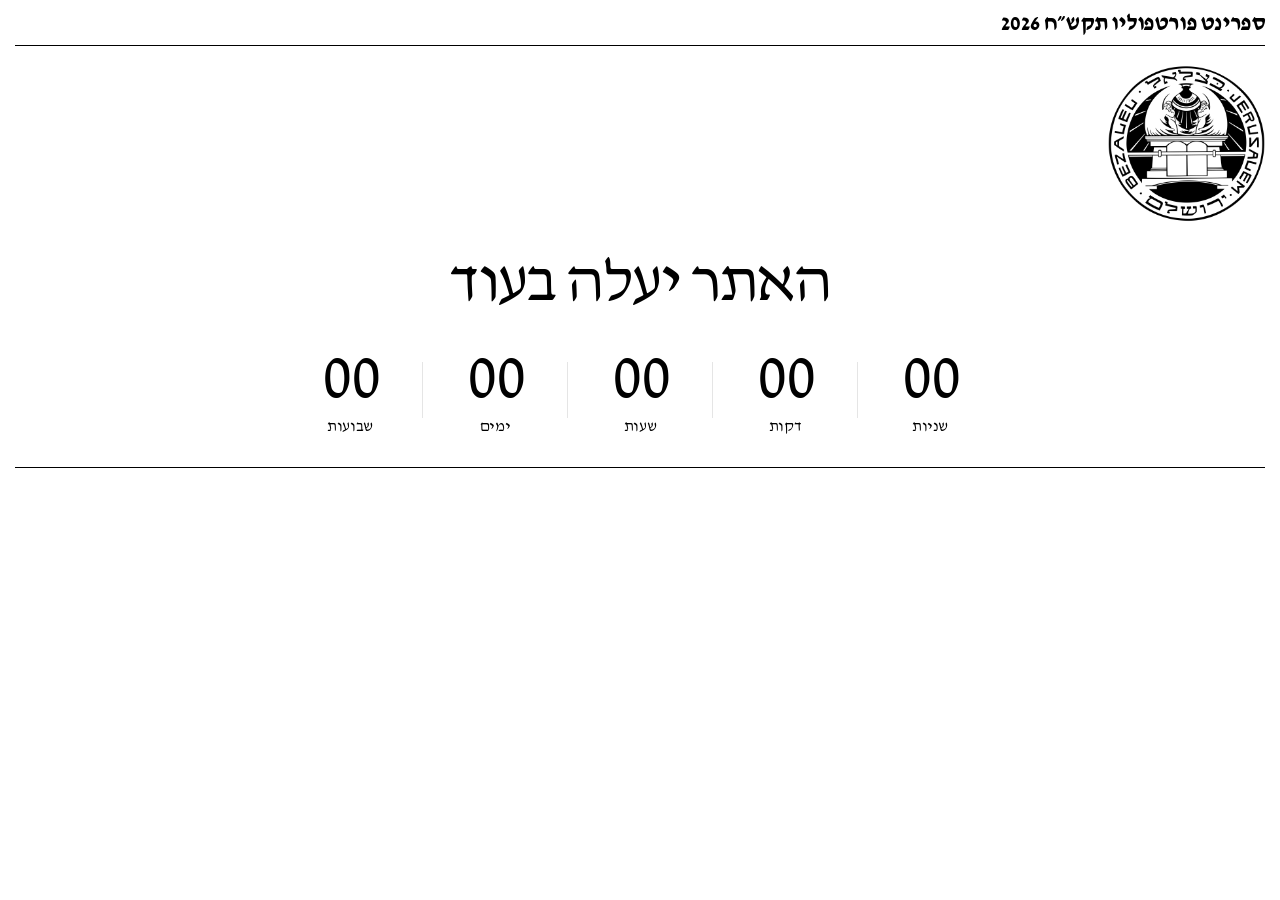
<file: index.html>
<!DOCTYPE html>
<!-- lang="he" dir="rtl": the page is in Hebrew and reads from right to left -->
<html lang="he" dir="rtl">
<head>
  <meta charset="UTF-8">
  <meta name="viewport" content="width=device-width, initial-scale=1.0">
  <title>ספרינט פורטפוליו תקש״ח 2026 – האתר יעלה בקרוב</title>

  <!-- Font: David Libre from Google Fonts -->
  <link rel="preconnect" href="https://fonts.googleapis.com">
  <link rel="preconnect" href="https://fonts.gstatic.com" crossorigin>
  <link href="https://fonts.googleapis.com/css2?family=David+Libre:wght@400;700&display=swap" rel="stylesheet">

  <!-- "?v=4" makes the browser load the newest version instead of an old saved copy -->
  <link rel="stylesheet" href="styles.css?v=4">
</head>
<body>
  <div class="page page--coming-soon">

    <!-- ===== Top bar (stays at the top when you scroll) ===== -->
    <!-- No menu links here: the rest of the site is still being built -->
    <header class="site-header">
      <div class="site-header__bar">
        <p class="site-header__title">ספרינט פורטפוליו תקש״ח 2026</p>
      </div>
    </header>

    <!-- ===== Big logo ===== -->
    <div class="hero-logo">
      <img src="images/bezalel-logo.png" width="157" height="157" alt="Bezalel Academy of Arts and Design logo">
    </div>

    <main class="main">
      <section class="intro">
        <div class="intro__content">
          <h1 class="coming-soon__title">האתר יעלה בעוד</h1>

          <!-- Countdown. The numbers are filled in by countdown.js -->
          <!-- dir="ltr" keeps the order from Figma: weeks on the left, seconds on the right -->
          <div class="countdown" dir="ltr" aria-live="off">
            <div class="countdown__item">
              <span class="countdown__number" id="countdown-weeks">00</span>
              <span class="countdown__label">שבועות</span>
            </div>
            <span class="countdown__divider" aria-hidden="true"></span>
            <div class="countdown__item">
              <span class="countdown__number" id="countdown-days">00</span>
              <span class="countdown__label">ימים</span>
            </div>
            <span class="countdown__divider" aria-hidden="true"></span>
            <div class="countdown__item">
              <span class="countdown__number" id="countdown-hours">00</span>
              <span class="countdown__label">שעות</span>
            </div>
            <span class="countdown__divider" aria-hidden="true"></span>
            <div class="countdown__item">
              <span class="countdown__number" id="countdown-minutes">00</span>
              <span class="countdown__label">דקות</span>
            </div>
            <span class="countdown__divider" aria-hidden="true"></span>
            <div class="countdown__item">
              <span class="countdown__number" id="countdown-seconds">00</span>
              <span class="countdown__label">שניות</span>
            </div>
          </div>
        </div>
      </section>
    </main>

  </div>

  <!-- Invisible SVG filter: ripple.js uses it to bend the page like water -->
  <!-- color-interpolation-filters="sRGB" makes the color 128 mean "don't move" -->
  <svg class="svg-filters" aria-hidden="true">
    <filter id="water-ripple" x="0" y="0" width="1" height="1" color-interpolation-filters="sRGB">
      <feImage id="ripple-map" x="0" y="0" width="1" height="1" preserveAspectRatio="none" result="ripples"/>
      <!-- A little blur makes the waves smooth instead of jagged -->
      <feGaussianBlur in="ripples" stdDeviation="3" result="smooth-ripples"/>
      <feDisplacementMap in="SourceGraphic" in2="smooth-ripples" scale="30" xChannelSelector="R" yChannelSelector="G"/>
    </filter>
  </svg>

  <script src="countdown.js"></script>
  <script src="ripple.js"></script>
</body>
</html>
</file>
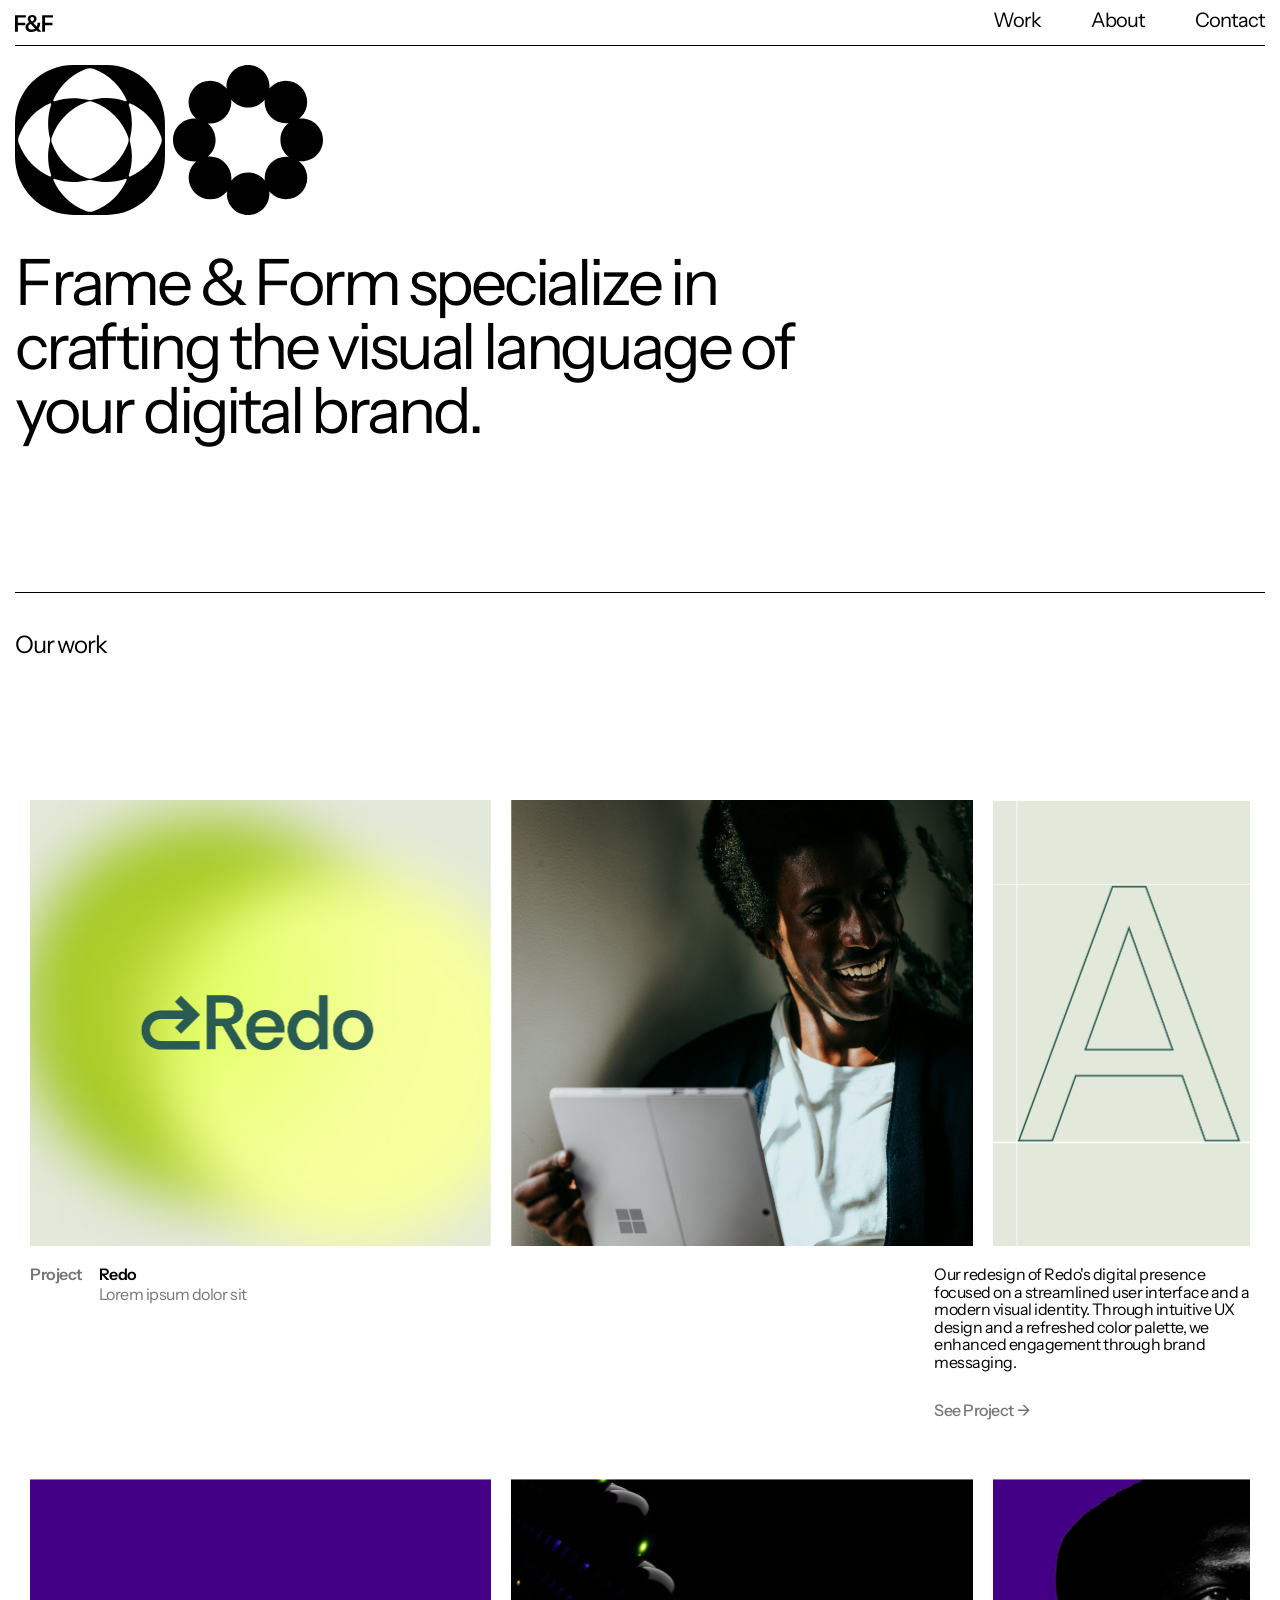
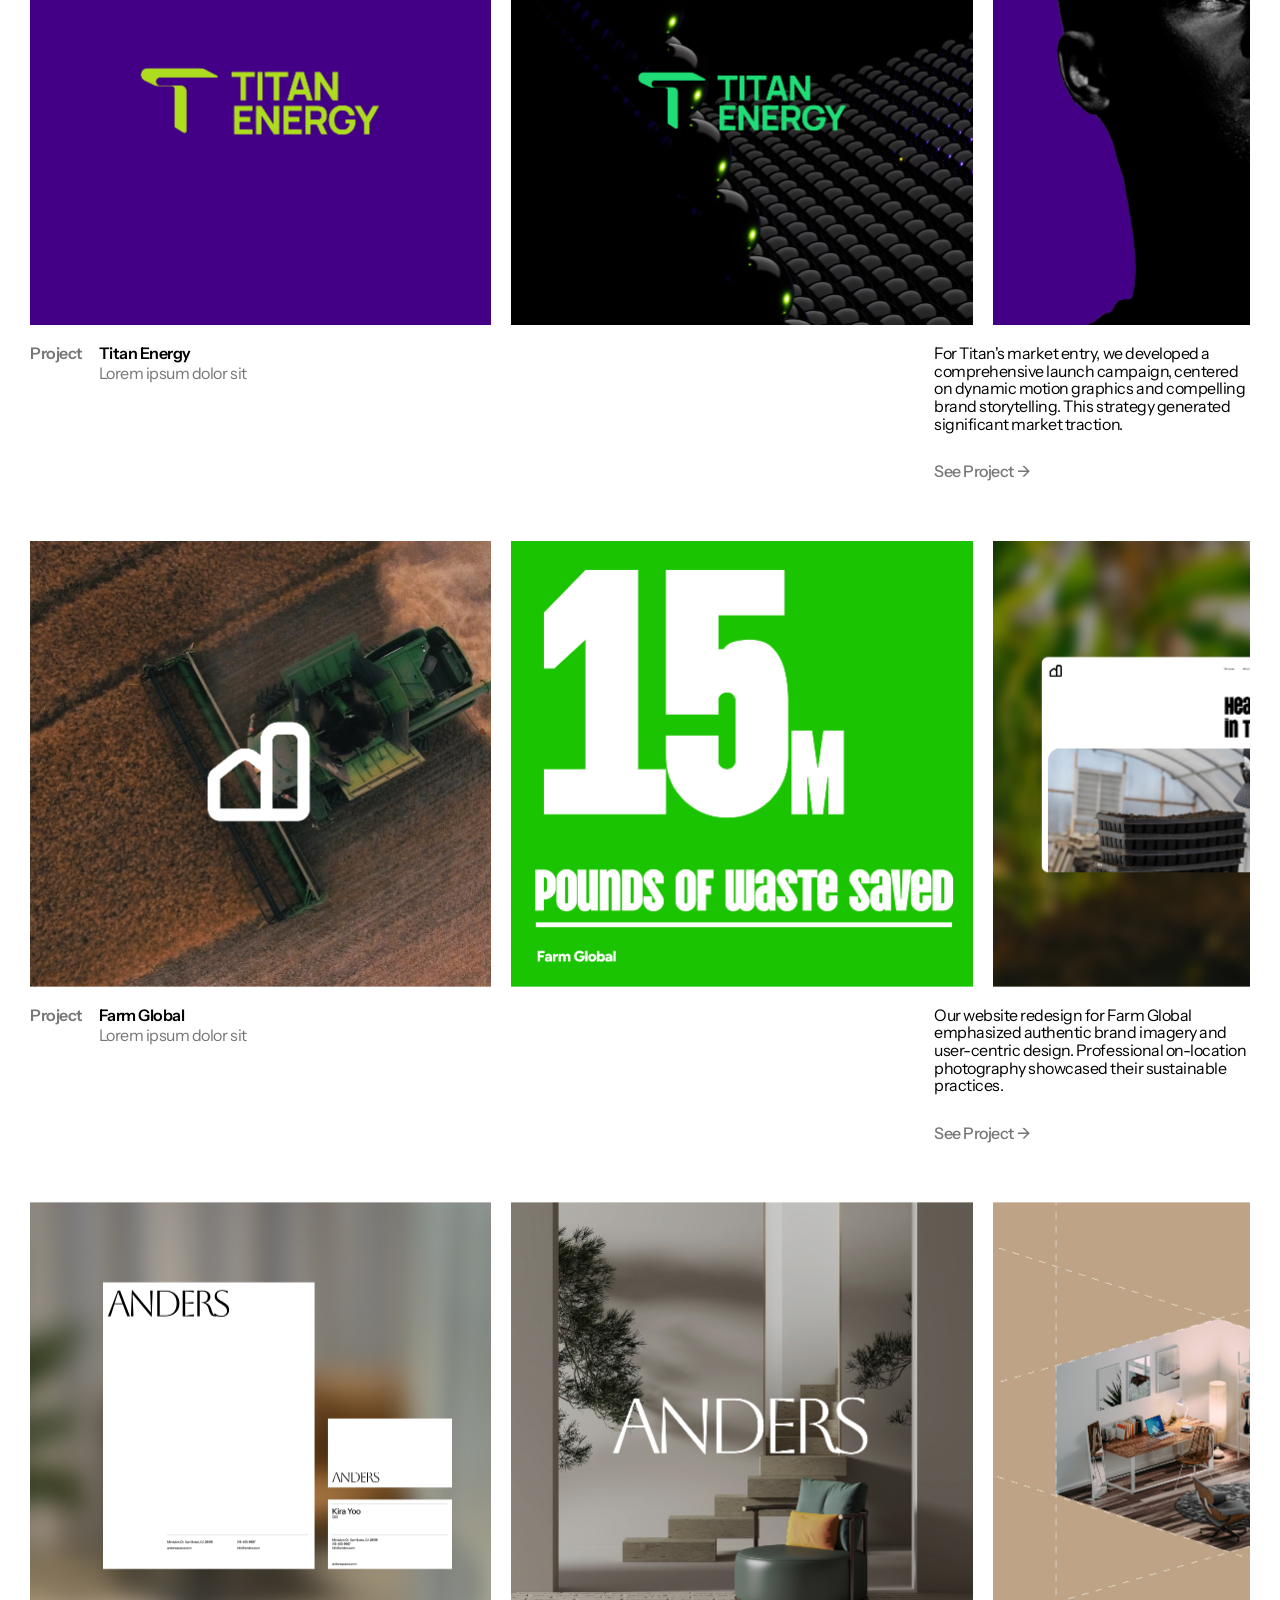
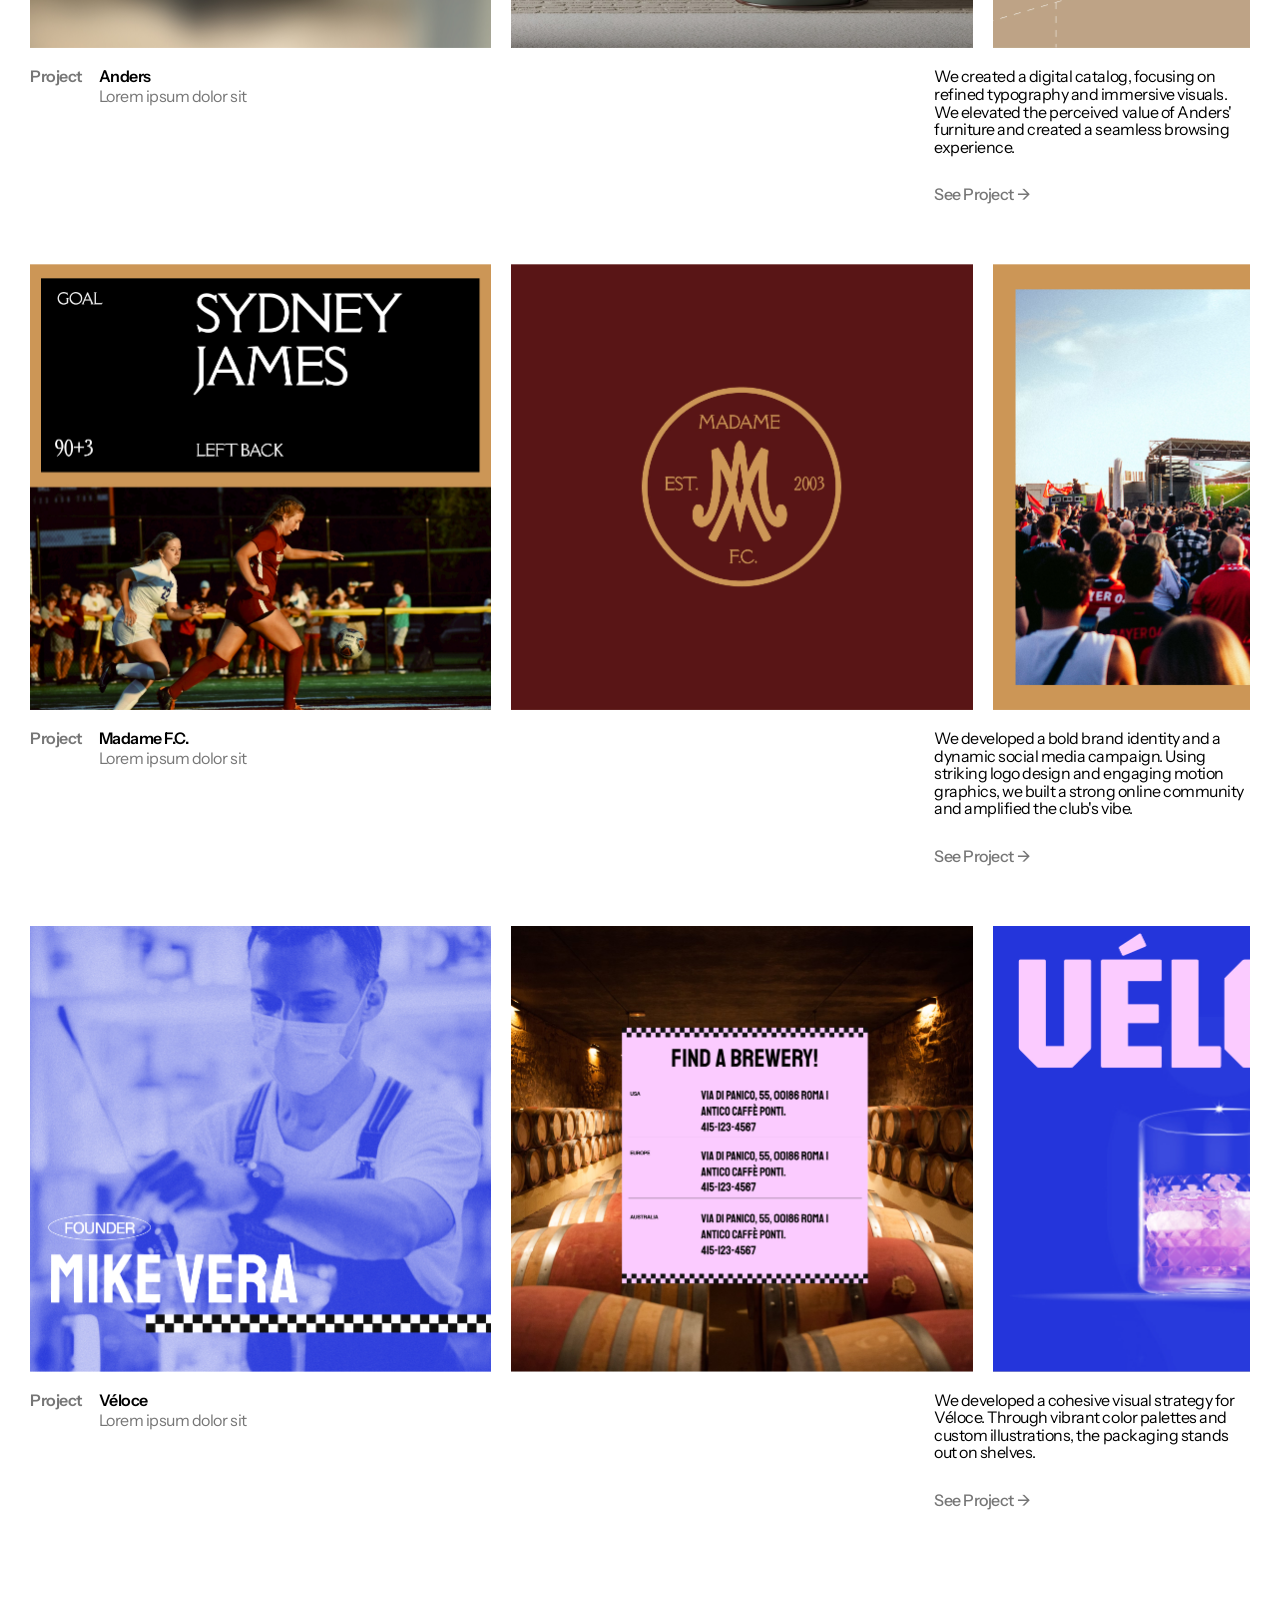
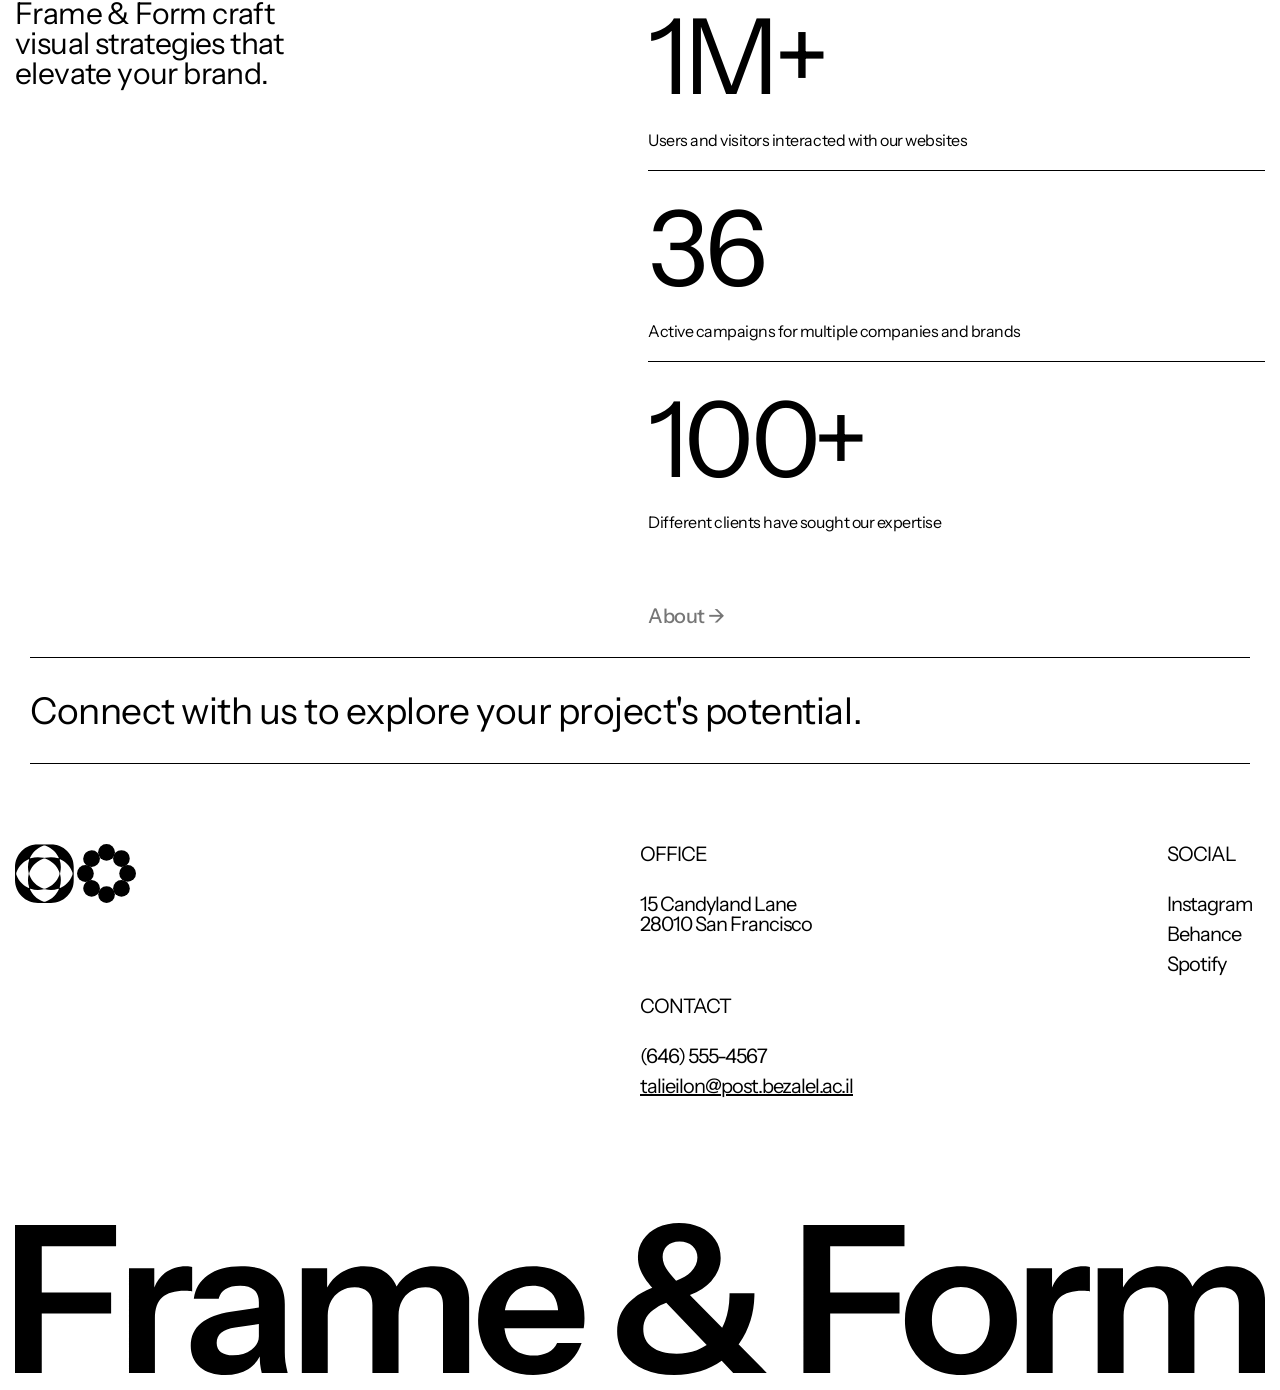
<file: work.html>
<!DOCTYPE html>
<html lang="en">
<head>
  <meta charset="UTF-8">
  <meta name="viewport" content="width=device-width, initial-scale=1.0">
  <title>Frame &amp; Form</title>

  <!-- Font: Instrument Sans from Google Fonts -->
  <link rel="preconnect" href="https://fonts.googleapis.com">
  <link rel="preconnect" href="https://fonts.gstatic.com" crossorigin>
  <link href="https://fonts.googleapis.com/css2?family=Instrument+Sans:wght@400;500;600&display=swap" rel="stylesheet">

  <link rel="stylesheet" href="styles.css">
</head>
<body>
  <div class="page">

    <!-- ===== Top bar (stays at the top when you scroll) ===== -->
    <header class="site-header" id="site-header">
      <div class="site-header__bar">
        <a class="site-header__logo" href="index.html" aria-label="Frame & Form, home page">
          <img src="images/logo-ff.svg" width="37.912" height="16.28" alt="">
          <!-- Small arrows logo (phones only) -->
          <span class="site-header__logo-small">
            <img src="images/logo-left-small.svg" width="15.83" height="15.83" alt="">
            <img src="images/logo-right-small.svg" width="15.858" height="15.858" alt="">
          </span>
        </a>

        <nav class="site-header__nav" aria-label="Main menu">
          <a class="nav-link" href="work.html" aria-current="page">Work</a>
          <a class="nav-link" href="about.html">About</a>
          <a class="nav-link nav-link--underlined" href="mailto:talieilon@post.bezalel.ac.il">Contact</a>
        </nav>

        <!-- Opens the menu on phones (see script.js) -->
        <button class="menu-button" id="menu-button" type="button" aria-expanded="false">Menu</button>
      </div>
    </header>

    <!-- ===== Big logo ===== -->
    <div class="hero-logo">
      <img src="images/logo-left-large.svg" width="149.866" height="149.864" alt="">
      <img src="images/logo-right-large.svg" width="150.123" height="150.123" alt="">
    </div>

    <main class="main">

      <!-- ===== Intro ===== -->
      <section class="intro">
        <div class="intro__content">
          <h1 class="intro__text">Frame &amp; Form specialize in crafting the visual language of your digital brand.</h1>
        </div>
      </section>

      <!-- ===== Our work ===== -->
      <!-- Each project has a row of images you can scroll sideways -->
      <section class="work">
        <h2 class="work__title">Our work</h2>

        <!-- Project 1 -->
        <article class="project">
          <div class="project__images" tabindex="0" aria-label="Redo images">
            <img src="images/redo-1.jpg" alt="Redo logo on a green and yellow gradient background">
            <img src="images/redo-2.jpg" alt="A smiling man holding a tablet computer">
            <img src="images/redo-3.jpg" alt="The letters Aa drawn as outlines on a pale green grid">
          </div>
          <div class="project__details">
            <div class="project__title">
              <span class="project__label">Project</span>
              <div class="project__names">
                <h3 class="project__name">Redo</h3>
                <p class="project__type">Lorem ipsum dolor sit</p>
              </div>
            </div>
            <div class="project__summary">
              <p>Our redesign of Redo's digital presence focused on a streamlined user interface and a modern visual identity. Through intuitive UX design and a refreshed color palette, we enhanced engagement through brand messaging.</p>
              <a class="text-link" href="project.html">See Project <span aria-hidden="true">→</span></a>
            </div>
          </div>
        </article>

        <!-- Project 2 -->
        <article class="project">
          <div class="project__images" tabindex="0" aria-label="Titan Energy images">
            <img src="images/titan-1.jpg" alt="Titan Energy logo in green on a purple background">
            <img src="images/titan-2.jpg" alt="Titan Energy logo over rows of solar panels at night">
            <img src="images/titan-3.jpg" alt="Portrait of a man in shadow against a purple background">
          </div>
          <div class="project__details">
            <div class="project__title">
              <span class="project__label">Project</span>
              <div class="project__names">
                <h3 class="project__name">Titan Energy</h3>
                <p class="project__type">Lorem ipsum dolor sit</p>
              </div>
            </div>
            <div class="project__summary">
              <p>For Titan's market entry, we developed a comprehensive launch campaign, centered on dynamic motion graphics and compelling brand storytelling. This strategy generated significant market traction.</p>
              <a class="text-link" href="project.html">See Project <span aria-hidden="true">→</span></a>
            </div>
          </div>
        </article>

        <!-- Project 3 -->
        <article class="project">
          <div class="project__images" tabindex="0" aria-label="Farm Global images">
            <img src="images/farm-global-1.jpg" alt="Farm Global logo over an aerial photo of a harvester in a field">
            <img src="images/farm-global-2.jpg" alt="Green poster reading 15M pounds of waste saved">
            <img src="images/farm-global-3.jpg" alt="Farm Global website reading Healthiest seeds in the world">
          </div>
          <div class="project__details">
            <div class="project__title">
              <span class="project__label">Project</span>
              <div class="project__names">
                <h3 class="project__name">Farm Global</h3>
                <p class="project__type">Lorem ipsum dolor sit</p>
              </div>
            </div>
            <div class="project__summary">
              <p>Our website redesign for Farm Global emphasized authentic brand imagery and user-centric design. Professional on-location photography showcased their sustainable practices.</p>
              <a class="text-link" href="project.html">See Project <span aria-hidden="true">→</span></a>
            </div>
          </div>
        </article>

        <!-- Project 4 -->
        <article class="project">
          <div class="project__images" tabindex="0" aria-label="Anders images">
            <img src="images/anders-1.jpg" alt="Anders letterhead and business cards">
            <img src="images/anders-2.jpg" alt="Anders logo above a green armchair by a staircase">
            <img src="images/anders-3.jpg" alt="3D illustration of a furnished home office">
          </div>
          <div class="project__details">
            <div class="project__title">
              <span class="project__label">Project</span>
              <div class="project__names">
                <h3 class="project__name">Anders</h3>
                <p class="project__type">Lorem ipsum dolor sit</p>
              </div>
            </div>
            <div class="project__summary">
              <p>We created a digital catalog, focusing on refined typography and immersive visuals. We elevated the perceived value of Anders' furniture and created a seamless browsing experience.</p>
              <a class="text-link" href="project.html">See Project <span aria-hidden="true">→</span></a>
            </div>
          </div>
        </article>

        <!-- Project 5 -->
        <article class="project">
          <div class="project__images" tabindex="0" aria-label="Madame F.C. images">
            <img src="images/club-1.jpg" alt="Social media post for player Sydney James above a photo of a soccer match">
            <img src="images/club-2.jpg" alt="Madame F.C. club crest in gold on a dark red background">
            <img src="images/club-3.jpg" alt="Crowd of fans in red watching a match on an outdoor screen">
          </div>
          <div class="project__details">
            <div class="project__title">
              <span class="project__label">Project</span>
              <div class="project__names">
                <h3 class="project__name">Madame F.C.</h3>
                <p class="project__type">Lorem ipsum dolor sit</p>
              </div>
            </div>
            <div class="project__summary">
              <p>We developed a bold brand identity and a dynamic social media campaign. Using striking logo design and engaging motion graphics, we built a strong online community and amplified the club's vibe.</p>
              <a class="text-link" href="project.html">See Project <span aria-hidden="true">→</span></a>
            </div>
          </div>
        </article>

        <!-- Project 6 -->
        <article class="project">
          <div class="project__images" tabindex="0" aria-label="Véloce images">
            <img src="images/veloce-1.jpg" alt="Blue-toned poster of founder Mike Vera at work">
            <img src="images/veloce-2.jpg" alt="Find a brewery sign in a cellar full of barrels">
            <img src="images/veloce-3.jpg" alt="Véloce logo above a glass with a drink on a blue background">
          </div>
          <div class="project__details">
            <div class="project__title">
              <span class="project__label">Project</span>
              <div class="project__names">
                <h3 class="project__name">Véloce</h3>
                <p class="project__type">Lorem ipsum dolor sit</p>
              </div>
            </div>
            <div class="project__summary">
              <p>We developed a cohesive visual strategy for Véloce. Through vibrant color palettes and custom illustrations, the packaging stands out on shelves.</p>
              <a class="text-link" href="project.html">See Project <span aria-hidden="true">→</span></a>
            </div>
          </div>
        </article>
      </section>

      <!-- ===== Numbers ===== -->
      <section class="stats">
        <div class="stats__content">
          <div class="stats__intro">
            <p class="stats__intro-text">Frame &amp; Form craft visual strategies that elevate your brand.</p>
          </div>

          <div class="stats__list">
            <div class="stats__items">
              <div class="stat">
                <p class="stat__number">1M+</p>
                <p>Users and visitors interacted with our websites</p>
              </div>
              <hr class="divider">
              <div class="stat">
                <p class="stat__number">36</p>
                <p>Active campaigns for multiple companies and brands</p>
              </div>
              <hr class="divider">
              <div class="stat">
                <p class="stat__number">100+</p>
                <p>Different clients have sought our expertise</p>
              </div>
            </div>
            <a class="text-link text-link--large" href="about.html">About <span aria-hidden="true">→</span></a>
          </div>
        </div>

        <!-- Connect with us -->
        <div class="connect">
          <hr class="divider">
          <p class="connect__text">Connect with us to explore your project's potential.</p>
          <hr class="divider">
        </div>
      </section>
    </main>

    <!-- ===== Footer ===== -->
    <footer class="footer">
      <div class="footer__content">
        <div class="footer__logo">
          <img src="images/logo-footer.svg" width="121.004" height="59.025" alt="Frame & Form">
        </div>

        <div class="footer__columns">
          <div class="footer__column">
            <div class="footer__group">
              <p>OFFICE</p>
              <a href="https://figma.com/sites">15 Candyland Lane<br>28010 San Francisco</a>
            </div>
            <div class="footer__group">
              <p>CONTACT</p>
              <div class="footer__links">
                <a href="https://figma.com/sites">(646) 555-4567</a>
                <a class="footer__email" href="mailto:talieilon@post.bezalel.ac.il">talieilon@post.bezalel.ac.il</a>
              </div>
            </div>
          </div>

          <div class="footer__column footer__column--social">
            <div class="footer__group">
              <p>SOCIAL</p>
              <div class="footer__links">
                <a href="https://www.instagram.com/vc_bezalel" target="_blank">Instagram</a>
                <a href="https://figma.com/sites" target="_blank">Behance</a>
                <a href="https://figma.com/sites" target="_blank">Spotify</a>
              </div>
            </div>
          </div>
        </div>
      </div>

      <!-- Big "Frame & Form" – a different file for each screen size -->
      <picture class="footer__wordmark">
        <source media="(max-width: 767px)" srcset="images/footer-wordmark-mobile.svg">
        <source media="(max-width: 1023px)" srcset="images/footer-wordmark-tablet.svg">
        <img src="images/footer-wordmark-desktop.svg" width="1250" height="152.313" alt="Frame & Form">
      </picture>
    </footer>

  </div>

  <script src="script.js"></script>
</body>
</html>
</file>
<file: styles.css>
/* =========================================================
   Design tokens (values from the Figma "Styles" frame)
   Change a value here and it updates everywhere on the site.
   ========================================================= */
:root {
  /* Colors */
  --color-text: #000000;          /* Paragraph 1 */
  --color-text-muted: #767676;    /* Paragraph 2 */
  --color-background: #ffffff;    /* Background */
  --color-divider: #000000;       /* Divider */
  --color-divider-light: rgba(0, 0, 0, 0.1); /* thin lines between countdown numbers */

  /* Fonts */
  --font-family: "Instrument Sans", Arial, sans-serif;
  --font-family-hebrew: "David Libre", Georgia, serif; /* "Coming soon" page */

  /* Font sizes (Figma text styles) */
  --font-size-display: 105px;     /* Display 1 */
  --font-size-h1: 64px;           /* Header 1 */
  --font-size-h2: 37px;           /* Header 2 */
  --font-size-h3: 30px;           /* Header 3 */
  --font-size-h4: 24px;           /* Header 4 */
  --font-size-large: 20px;        /* Nav Link, Text Link 2 */
  --font-size-body: 16px;         /* Header 5, Paragraph 2, Text Link */

  /* Letter spacing (Figma uses % of the font size) */
  --tracking-tight: -0.05em;      /* -5% */
  --tracking-medium: -0.03em;     /* -3% */
  --tracking-small: -0.02em;      /* -2% */

  /* Spacing */
  --space-page: 15px;             /* gap between page edge and content */
  --space-xs: 4px;
  --space-s: 10px;
  --space-m: 20px;
  --space-l: 30px;
  --space-xl: 50px;

  /* Sizes */
  --header-height: 46px;
  --page-max-width: 1920px;
}

/* =========================================================
   Basic reset
   ========================================================= */
*,
*::before,
*::after {
  box-sizing: border-box;
}

body {
  margin: 0;
  background: var(--color-background);
  color: var(--color-text);
  font-family: var(--font-family);
  font-size: var(--font-size-body);
  line-height: 1.1;
  letter-spacing: var(--tracking-medium);
}

h1, h2, h3, p {
  margin: 0;
  font-weight: 400;
}

img {
  display: block;
}

a {
  color: inherit;
  text-decoration: none;
}

/* Holds invisible SVG filters (like the water ripple) without taking up space */
.svg-filters {
  position: absolute;
  width: 0;
  height: 0;
}

/* Wraps the whole page and keeps it centered on very wide screens */
.page {
  position: relative;
  max-width: var(--page-max-width);
  margin: 0 auto;
}

/* =========================================================
   Top bar (logo + links)
   ========================================================= */
/* "sticky" keeps the bar at the top of the screen while the page scrolls */
.site-header {
  position: sticky;
  top: 0;
  z-index: 10;
  padding: 0 var(--space-page);
  background: var(--color-background);
}

.site-header__bar {
  display: flex;
  flex-wrap: wrap;
}

/* Left side: the F&F logo */
.site-header__logo {
  flex: 1;
  display: flex;
  align-items: center;
  gap: var(--space-s);
  height: var(--header-height);
  padding: 12px var(--space-m) var(--space-s) 0;
  border-bottom: 1px solid var(--color-divider);
}

/* The small arrows logo is only shown on phones */
.site-header__logo-small {
  display: none;
  position: relative;
  width: 32.6px;
  height: 16px;
}

.site-header__logo-small img:last-child {
  position: absolute;
  top: 0;
  left: 16.69px;
}

/* Right side: Work / About / Contact */
.site-header__nav {
  flex: 1;
  max-width: 615px;
  display: flex;
  justify-content: flex-end;
  align-items: flex-end;
  gap: var(--space-xl);
  height: var(--header-height);
  padding: 12px 0 var(--space-s) var(--space-m);
  border-bottom: 1px solid var(--color-divider);
}

.nav-link {
  padding-bottom: var(--space-xs);
  border-bottom: 1px solid transparent;
  font-size: var(--font-size-large);
  line-height: 1;
  letter-spacing: var(--tracking-tight);
}

/* Hover state from the Figma "Nav Link" component: a line under the word */
.nav-link:hover {
  border-bottom-color: currentColor;
}

/* "Menu" button, only shown on phones */
.menu-button {
  display: none;
}

/* =========================================================
   Big logo at the top of the page
   ========================================================= */
.hero-logo {
  display: flex;
  gap: 8px;
  padding: 19px var(--space-page) var(--space-s); /* 19px + the 46px bar = 65px from the top, like in Figma */
}

/* =========================================================
   Main content
   ========================================================= */
.main {
  display: flex;
  flex-direction: column;
  gap: var(--space-m);
}

/* --- Intro sentence --- */
.intro {
  padding: var(--space-page) var(--space-page) 0;
}

/* The line under the sentence goes across the whole page */
.intro__content {
  padding: var(--space-s) 0 150px;
  border-bottom: 1px solid var(--color-divider);
}

.intro__text {
  max-width: 820px;
  font-size: var(--font-size-h1);
  line-height: 1;
  letter-spacing: var(--tracking-tight);
}

/* --- "Our work" list --- */
.work {
  display: flex;
  flex-direction: column;
  gap: var(--space-s);
  padding: var(--space-m) var(--space-page);
}

.work__title {
  padding-bottom: 133px;
  font-size: var(--font-size-h4);
  line-height: 1;
  letter-spacing: var(--tracking-tight);
}

/* One project card */
.project {
  display: flex;
  flex-direction: column;
  gap: var(--space-m);
  padding: 0 var(--space-page) var(--space-xl);
}

/* Row of 3 images. Images that don't fit can be scrolled sideways. */
.project__images {
  display: flex;
  gap: var(--space-m);
  overflow-x: auto;
  scrollbar-width: none; /* hide the scrollbar (Firefox, Chrome) */
}

.project__images::-webkit-scrollbar {
  display: none; /* hide the scrollbar (Safari) */
}

.project__images img {
  flex-shrink: 0;
  width: 461.25px;
  height: 446px;
  object-fit: cover;
}

/* Text under the images */
.project__details {
  display: flex;
  justify-content: space-between;
  align-items: flex-start;
}

.project__title {
  display: flex;
  gap: 16px;
  width: 341px;
  max-width: 100%;
  font-weight: 600;
  line-height: 1;
}

.project__label,
.project__type {
  color: var(--color-text-muted);
}

.project__names {
  display: flex;
  flex-direction: column;
  gap: var(--space-xs);
  width: 286px;
}

.project__name {
  font-size: var(--font-size-body);
  font-weight: 600;
}

.project__summary {
  display: flex;
  flex-direction: column;
  align-items: flex-start;
  gap: var(--space-l);
  width: 316px;
  max-width: 100%;
}

/* "See Project →" and "About →" links */
.text-link {
  display: flex;
  gap: 3px;
  color: var(--color-text-muted);
  font-weight: 500;
  white-space: nowrap;
}

.text-link--large {
  font-size: var(--font-size-large);
}

/* --- Numbers section --- */
.stats {
  display: flex;
  flex-direction: column;
  gap: var(--space-l);
  padding: 0 var(--space-page) var(--space-xl);
}

.stats__content {
  display: flex;
  align-items: flex-start;
}

.stats__intro {
  flex-shrink: 0;
  width: 633px;
}

.stats__intro-text {
  max-width: 325px;
  font-size: var(--font-size-h3);
  line-height: 1;
  letter-spacing: var(--tracking-small);
}

.stats__list {
  flex: 1;
  display: flex;
  flex-direction: column;
  align-items: flex-start;
  gap: 73px;
}

.stats__items {
  display: flex;
  flex-direction: column;
  gap: var(--space-m);
  width: 100%;
}

.stat {
  display: flex;
  flex-direction: column;
  gap: 17px;
}

.stat__number {
  font-size: var(--font-size-display);
  letter-spacing: var(--tracking-tight);
}

.divider {
  width: 100%;
  height: 0;
  margin: 0;
  border: 0;
  border-top: 1px solid var(--color-divider);
}

/* --- "Connect with us" --- */
.connect {
  display: flex;
  flex-direction: column;
  gap: 34px;
  padding: 0 var(--space-page);
}

.connect__text {
  font-size: var(--font-size-h2);
  line-height: 1;
}

/* =========================================================
   Footer
   ========================================================= */
.footer {
  display: flex;
  flex-direction: column;
  gap: 127px;
  padding: var(--space-l) var(--space-page) var(--space-page);
  font-size: var(--font-size-large);
  line-height: 1;
  letter-spacing: var(--tracking-tight);
}

.footer__content {
  display: flex;
  align-items: flex-start;
}

.footer__logo {
  flex: 1;
  max-width: 625px;
}

.footer__columns {
  display: flex;
  justify-content: space-between;
  width: 616px;
}

.footer__column {
  display: flex;
  flex-direction: column;
  gap: 62px;
  width: 227px;
}

.footer__column--social {
  width: 89px;
}

/* A label (OFFICE, CONTACT, SOCIAL) and the text under it */
.footer__group {
  display: flex;
  flex-direction: column;
  gap: var(--space-l);
}

.footer__links {
  display: flex;
  flex-direction: column;
  gap: var(--space-s);
}

.footer__email {
  text-decoration: underline;
}

/* Big "Frame & Form" at the bottom: stretches to the full width */
.footer__wordmark img {
  width: 100%;
  height: auto;
}

/* =========================================================
   "Coming soon" page (Hebrew, right to left)
   ========================================================= */
.page--coming-soon {
  font-family: var(--font-family-hebrew);
}

/* Title in the top bar: "ספרינט פורטפוליו תקש״ח 2026" */
.site-header__title {
  flex: 1;
  display: flex;
  align-items: center;
  height: var(--header-height);
  margin: 0;
  padding-top: 2px;
  border-bottom: 1px solid var(--color-divider);
  font-size: var(--font-size-h4);
  font-weight: 700;
  line-height: 1.1;
  letter-spacing: var(--tracking-tight);
}

/* 7px between the countdown and the line under it, like in Figma */
.page--coming-soon .intro__content {
  padding: 0 0 7px;
}

/* "האתר יעלה בעוד" – centered */
.coming-soon__title {
  max-width: 820px;
  margin: 0 auto;
  text-align: center;
  font-size: var(--font-size-h1);
  line-height: 1.1;
  letter-spacing: var(--tracking-tight);
}

/* Countdown: 5 numbers with thin lines between them */
.countdown {
  display: flex;
  justify-content: center;
  align-items: center;
  gap: 12px;
  margin-top: 27px;
  padding-bottom: 24px;
}

.countdown__item {
  display: flex;
  flex-direction: column;
  align-items: center;
  gap: var(--space-xs);
  width: 120px;
  line-height: 1.1;
  text-align: center;
}

.countdown__number {
  font-size: var(--font-size-h1);
  letter-spacing: var(--tracking-tight);
}

.countdown__label {
  font-size: var(--font-size-body);
  letter-spacing: var(--tracking-medium);
}

.countdown__divider {
  width: 1px;
  height: 56px;
  background: var(--color-divider-light);
}

/* =========================================================
   Tablet (up to 1023px wide)
   ========================================================= */
@media (max-width: 1023px) {
  .stats__intro {
    width: 385px;
  }
}

/* =========================================================
   Phone (up to 767px wide)
   ========================================================= */
@media (max-width: 767px) {
  /* Top bar: show the small logo and the Menu button, hide the links */
  .site-header__logo-small {
    display: block;
  }

  .menu-button {
    display: flex;
    flex: 1;
    justify-content: flex-end;
    align-items: center;
    height: var(--header-height);
    padding: 0 0 var(--space-xs);
    border: 0;
    border-bottom: 1px solid var(--color-divider);
    background: none;
    color: inherit;
    font: inherit;
    font-size: var(--font-size-large);
    line-height: 1;
    letter-spacing: var(--tracking-tight);
    cursor: pointer;
  }

  /* The links open under the bar, on top of the page, and stay hidden until the menu opens */
  .site-header__nav {
    display: none;
    position: absolute;
    top: 100%;
    left: 0;
    right: 0;
    max-width: none;
    height: auto;
    flex-direction: column;
    align-items: flex-start;
    gap: 26px;
    padding: var(--space-page);
    border-bottom: 0;
    background: var(--color-background);
  }

  .site-header.is-open .site-header__nav {
    display: flex;
  }

  .site-header__nav .nav-link {
    padding: 0;
    border: 0;
  }

  /* Underlined links in the open phone menu (as in Figma) */
  .site-header__nav .nav-link[aria-current="page"],
  .site-header__nav .nav-link--underlined {
    text-decoration: underline;
  }

  /* The big logo is not part of the phone design */
  .hero-logo {
    display: none;
  }

  .main {
    gap: var(--space-page);
  }

  .intro {
    padding-top: 34px; /* 34px + the 46px bar = 80px from the top, like in Figma */
  }

  .work {
    padding-bottom: 40px;
  }

  .work__title {
    padding-bottom: 0;
  }

  .project__images img {
    width: 285.25px;
    height: 275.82px;
  }

  .project__details {
    flex-direction: column;
    gap: 32px;
  }

  .stats__content {
    flex-direction: column;
  }

  .stats__intro {
    width: 100%;
    padding-bottom: 80px;
  }

  .stats__intro-text {
    max-width: none;
  }

  .footer__content {
    flex-direction: column;
    gap: var(--space-xl);
  }

  .footer__columns {
    flex-direction: column;
    gap: 62px;
    width: 100%;
  }

  .footer__column {
    width: 100%;
  }

  /* Countdown: smaller numbers so all 5 fit across a phone screen */
  .countdown {
    gap: 6px;
  }

  .countdown__item {
    flex: 1;
    width: auto;
  }

  .countdown__number {
    font-size: 40px;
  }
}
</file>
